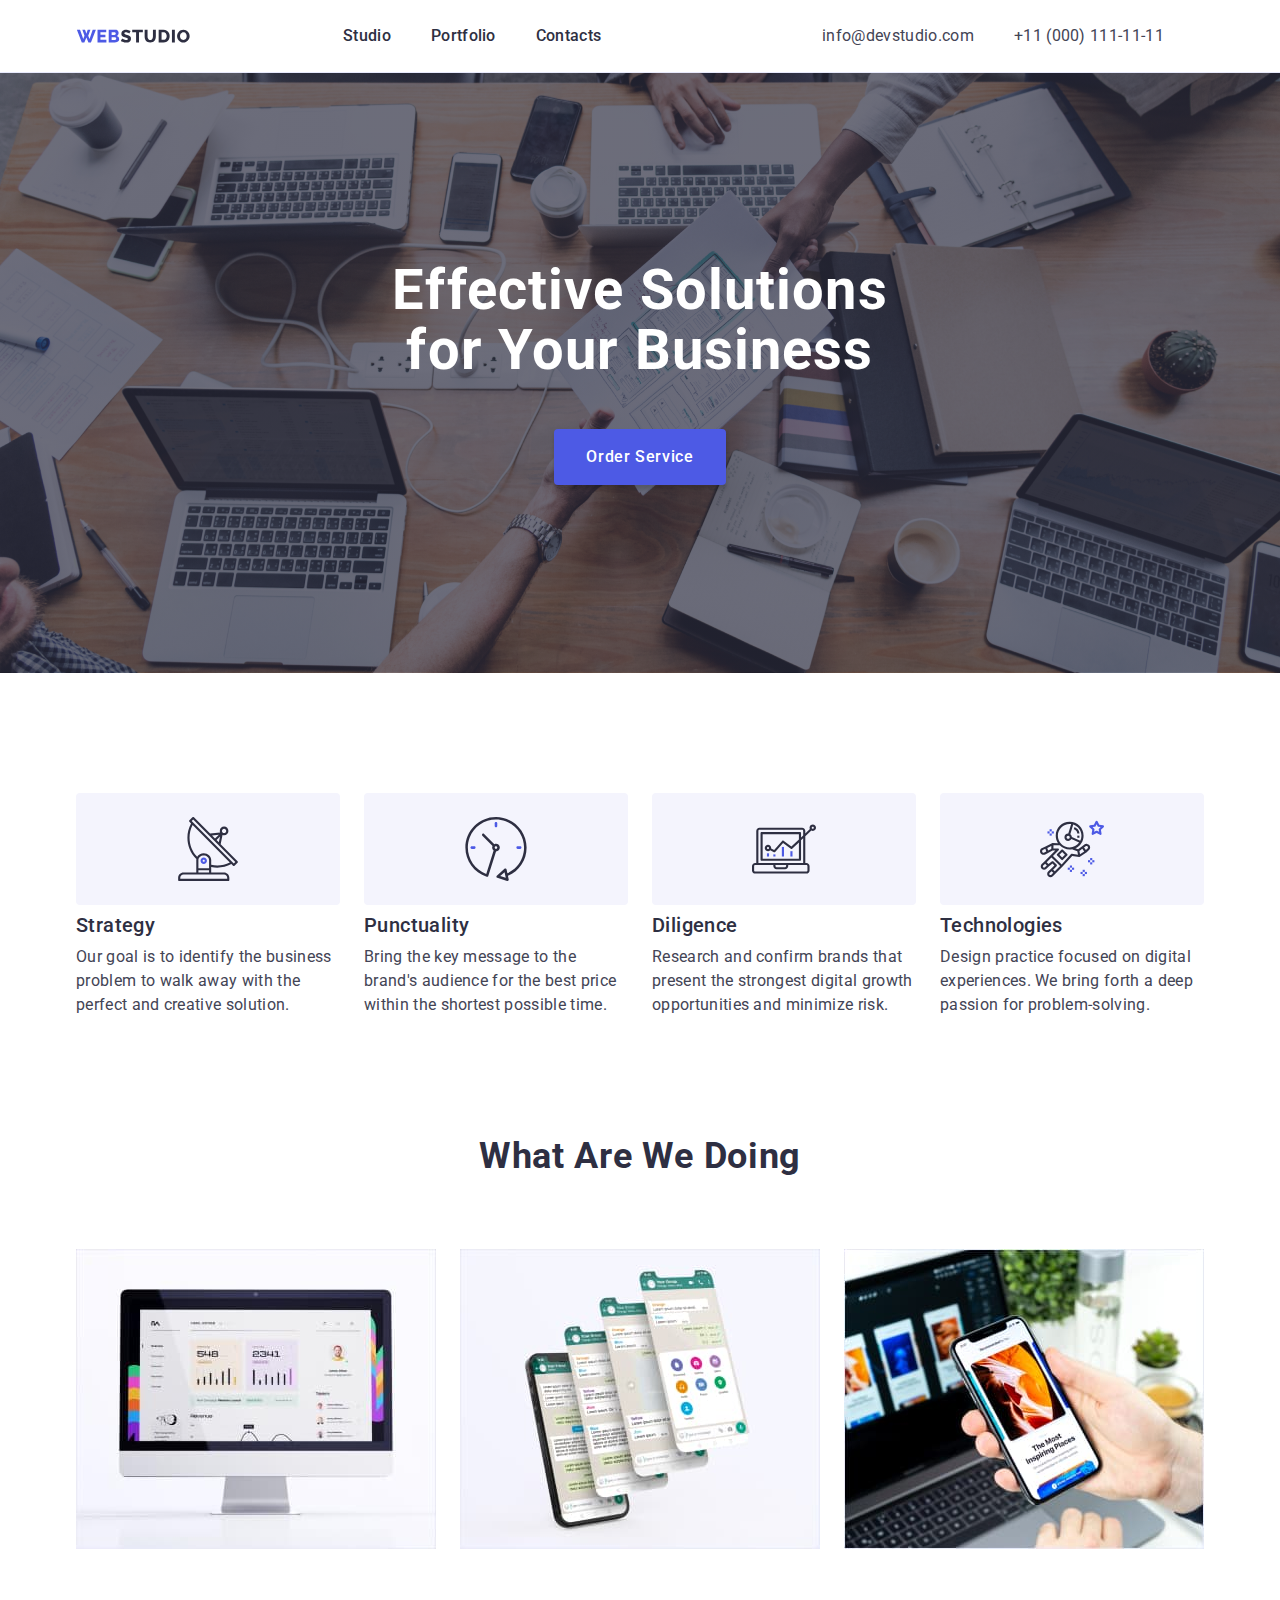
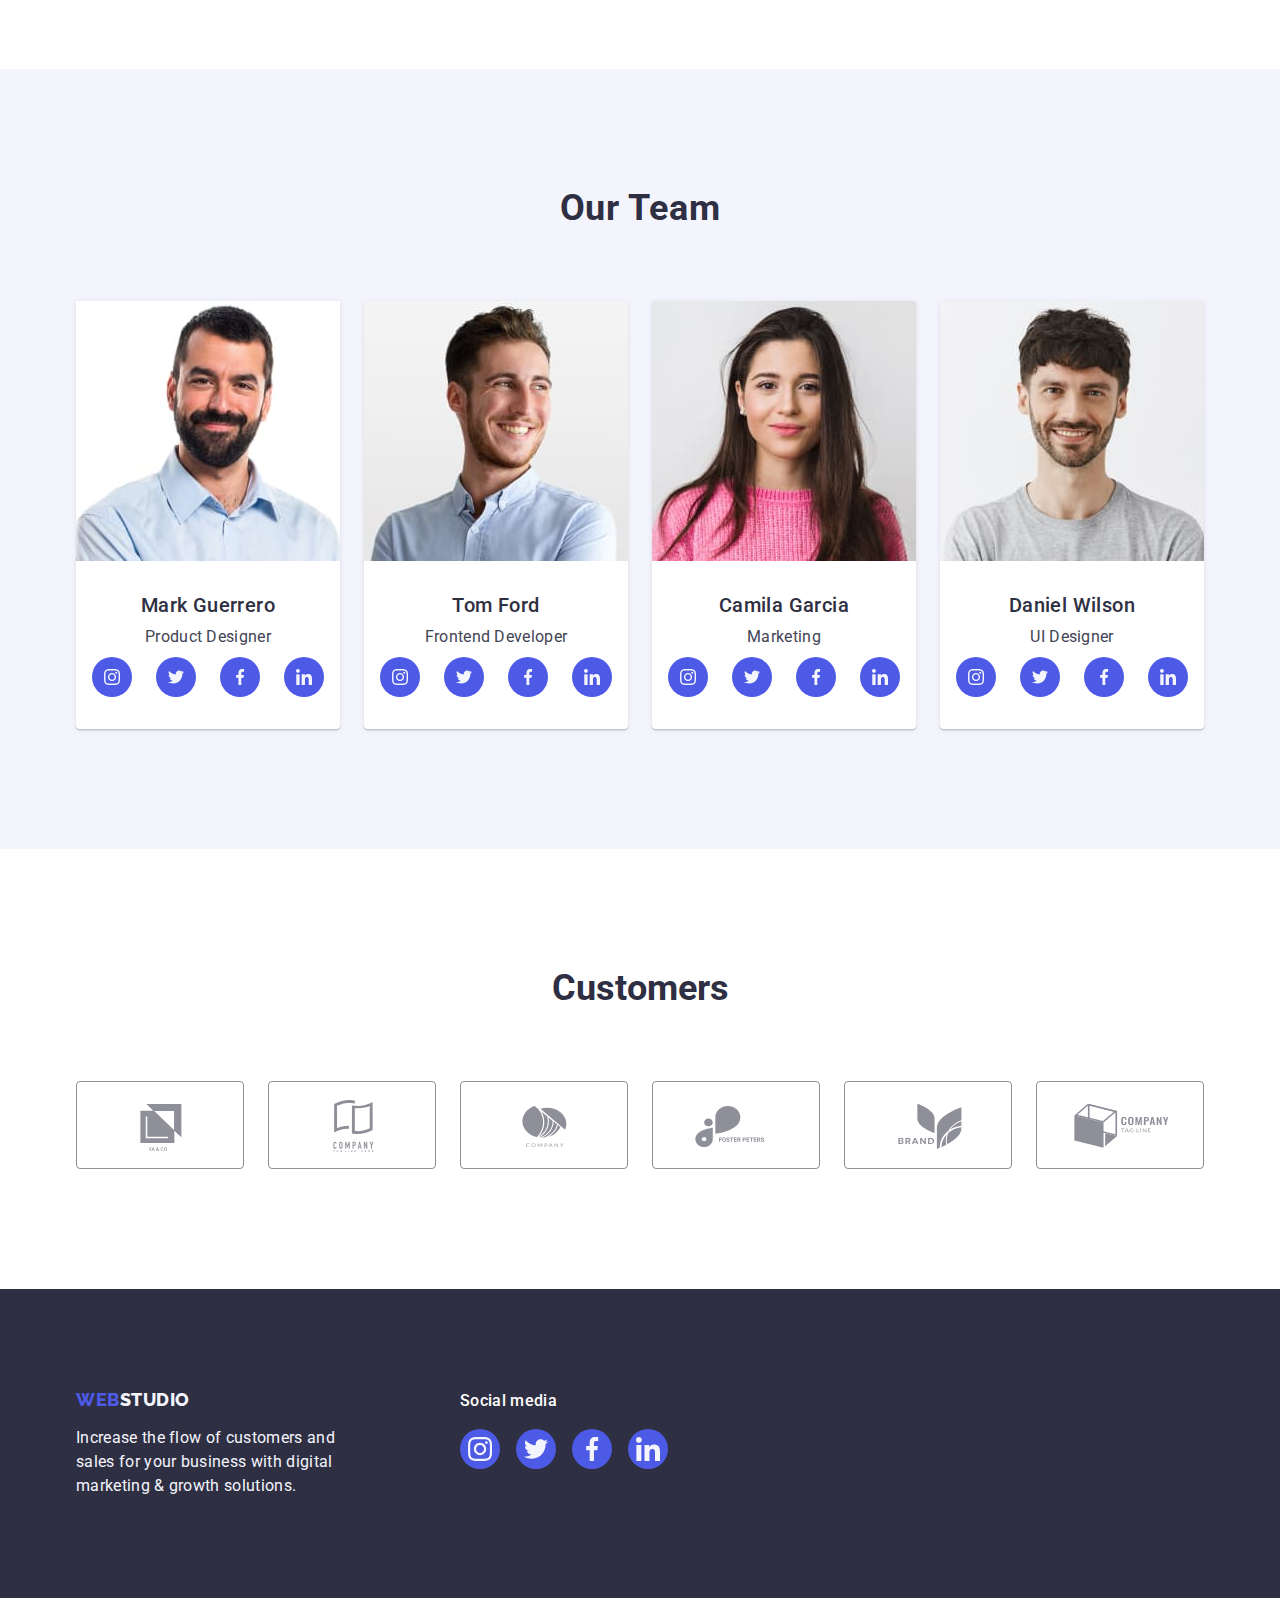
<file: index.html>
<!DOCTYPE html>
<html lang="en">
  <head>
    <meta charset="UTF-8" />
    <meta http-equiv="X-UA-Compatible" content="IE=edge" />
    <meta name="viewport" content="width=device-width, initial-scale=1.0" />
    <title>Webstudio</title>
    <link rel="preconnect" href="https://fonts.googleapis.com" />
    <link rel="preconnect" href="https://fonts.gstatic.com" crossorigin />
    <link
      href="https://fonts.googleapis.com/css2?family=Raleway:wght@800&family=Roboto:wght@400;500;700;900&display=swap"
      rel="stylesheet"
    />
    <link
      rel="stylesheet"
      href="https://cdn.jsdelivr.net/npm/modern-normalize@1.1.0/modern-normalize.min.css"
    />
    <link rel="stylesheet" href="./css/slyles.css" />
  </head>
  <body class="body-style">
    <header class="page-header">
      <div class="container page-header-container">
        <nav class="page-nav">
          <a class="logo link" href="">
            <svg class="logo" width="115px" height="24px">
              <use href="./images/icons.svg#icon-Logo"></use>
            </svg>
          </a>

          <ul class="menu list">
            <li class="menu-item">
              <a class="menu-link link" href="./index.html">Studio</a>
            </li>
            <li class="menu-item">
              <a class="menu-link link" href="./portfolio.html">Portfolio</a>
            </li>
            <li class="menu-item">
              <a class="menu-link link" href="">Contacts</a>
            </li>
          </ul>
        </nav>
        <address class="address-background">
          <ul class="menu-address list">
            <li>
              <a
                class="contact-mail-phone link"
                href="mailto:info@devstudio.com"
                >info@devstudio.com</a
              >
            </li>
            <li>
              <a class="contact-mail-phone link" href="tel:+110001111111"
                >+11 (000) 111-11-11</a
              >
            </li>
          </ul>
        </address>
      </div>
    </header>
    <main>
      <!-- Section 1 main image -->

      <section class="hero">
        <div class="container">
          <h1 class="main-title">Effective Solutions for Your Business</h1>

          <button class="modal-btn" type="button">Order Service</button>
        </div>
      </section>

      <!-- Section 2 -->

      <section class="description section">
        <div class="container description-container">
          <h2 class="goals-title" hidden>Our goals</h2>
          <ul class="list description-container">
            <li class="description-fix">
              <div class="description-icon">
                <svg class="" width="64" height="64">
                  <use href="./images/icons.svg#icon-antena"></use>
                </svg>
              </div>
              <h3 class="description-title">Strategy</h3>
              <p class="description-text">
                Our goal is to identify the business problem to walk away with
                the perfect and creative solution.
              </p>
            </li>
            <li class="description-fix">
              <div class="description-icon">
                <svg class="" width="64" height="64">
                  <use href="./images/icons.svg#icon-clock"></use>
                </svg>
              </div>
              <h3 class="description-title">Punctuality</h3>
              <p class="description-text">
                Bring the key message to the brand's audience for the best price
                within the shortest possible time.
              </p>
            </li>
            <li class="description-fix">
              <div class="description-icon">
                <svg class="" width="64" height="64">
                  <use href="./images/icons.svg#icon-diagram"></use>
                </svg>
              </div>
              <h3 class="description-title">Diligence</h3>
              <p class="description-text">
                Research and confirm brands that present the strongest digital
                growth opportunities and minimize risk.
              </p>
            </li>
            <li class="description-fix">
              <div class="description-icon">
                <svg class="" width="64" height="64">
                  <use href="./images/icons.svg#icon-astronaut"></use>
                </svg>
              </div>
              <h3 class="description-title">Technologies</h3>
              <p class="description-text">
                Design practice focused on digital experiences. We bring forth a
                deep passion for problem-solving.
              </p>
            </li>
          </ul>
        </div>
      </section>

      <!-- Section 3 -->

      <section class="what-are-we-doing">
        <div class="container">
          <h2 class="image-description">What are we doing</h2>
          <ul class="list image-container">
            <li class="image-ajustment">
              <img
                src="./images/img1.jpg"
                alt="Computer"
                width="360"
                height="300"
              />
            </li>
            <li class="image-ajustment">
              <img
                src="./images/img2.jpg"
                alt="Four phones"
                width="360"
                height="300"
              />
            </li>
            <li class="image-ajustment">
              <img
                src="./images/img3.jpg"
                alt="Hand phone computer"
                width="360"
                height="300"
              />
            </li>
          </ul>
        </div>
      </section>

      <!-- Section 4 -->

      <section class="team-cards section">
        <div class="container">
          <h2 class="image-description">Our Team</h2>
          <ul class="list team-cards-container">
            <li class="team-cards-background">
              <img
                src="./images/img4.jpg"
                alt="Profile picture 1"
                width="264"
                height="260"
              />
              <div class="cards-info">
                <h3 class="team-cards-container description-title">
                  Mark Guerrero
                </h3>

                <p class="team-cards-container description-text">
                  Product Designer
                </p>

                <ul class="social-list list">
                  <li class="social-list-item">
                    <a href="" class="social-list-link">
                      <svg class="social-list-icon" width="16" height="16">
                        <use href="./images/icons.svg#icon-instagram"></use>
                      </svg>
                    </a>
                  </li>
                  <li class="social-list-item">
                    <a href="" class="social-list-link">
                      <svg class="social-list-icon" width="16" height="16">
                        <use href="./images/icons.svg#icon-twitter"></use>
                      </svg>
                    </a>
                  </li>
                  <li class="social-list-item">
                    <a href="" class="social-list-link">
                      <svg class="social-list-icon" width="16" height="16">
                        <use href="./images/icons.svg#icon-facebook"></use>
                      </svg>
                    </a>
                  </li>
                  <li class="social-list-item">
                    <a href="" class="social-list-link">
                      <svg class="social-list-icon" width="16" height="16">
                        <use href="./images/icons.svg#icon-linkedin"></use>
                      </svg>
                    </a>
                  </li>
                </ul>
              </div>
            </li>
            <li class="team-cards-background">
              <img
                src="./images/img5.jpg"
                alt="Profile picture 2"
                width="264"
                height="260"
              />
              <div class="cards-info">
                <h3 class="team-cards-container description-title">Tom Ford</h3>

                <p class="team-cards-container description-text">
                  Frontend Developer
                </p>
                <ul class="social-list list">
                  <li class="social-list-item">
                    <a href="" class="social-list-link">
                      <svg class="social-list-icon" width="16px" height="16px">
                        <use href="./images/icons.svg#icon-instagram"></use>
                      </svg>
                    </a>
                  </li>
                  <li class="social-list-item">
                    <a href="" class="social-list-link">
                      <svg class="social-list-icon" width="16px" height="16px">
                        <use href="./images/icons.svg#icon-twitter"></use>
                      </svg>
                    </a>
                  </li>
                  <li class="social-list-item">
                    <a href="" class="social-list-link">
                      <svg class="social-list-icon" width="16px" height="16px">
                        <use href="./images/icons.svg#icon-facebook"></use>
                      </svg>
                    </a>
                  </li>
                  <li class="social-list-item">
                    <a href="" class="social-list-link">
                      <svg class="social-list-icon" width="16px" height="16px">
                        <use href="./images/icons.svg#icon-linkedin"></use>
                      </svg>
                    </a>
                  </li>
                </ul>
              </div>
            </li>
            <li class="team-cards-background">
              <img
                src="./images/img6.jpg"
                alt="Profile picture 3"
                width="264"
                height="260"
              />
              <div class="cards-info">
                <h3 class="team-cards-container description-title">
                  Camila Garcia
                </h3>

                <p class="team-cards-container description-text">Marketing</p>
                <ul class="social-list list">
                  <li class="social-list-item">
                    <a href="" class="social-list-link">
                      <svg class="social-list-icon" width="16px" height="16px">
                        <use href="./images/icons.svg#icon-instagram"></use>
                      </svg>
                    </a>
                  </li>
                  <li class="social-list-item">
                    <a href="" class="social-list-link">
                      <svg class="social-list-icon" width="16px" height="16px">
                        <use href="./images/icons.svg#icon-twitter"></use>
                      </svg>
                    </a>
                  </li>
                  <li class="social-list-item">
                    <a href="" class="social-list-link">
                      <svg class="social-list-icon" width="16px" height="16px">
                        <use href="./images/icons.svg#icon-facebook"></use>
                      </svg>
                    </a>
                  </li>
                  <li class="social-list-item">
                    <a href="" class="social-list-link">
                      <svg class="social-list-icon" width="16px" height="16px">
                        <use href="./images/icons.svg#icon-linkedin"></use>
                      </svg>
                    </a>
                  </li>
                </ul>
              </div>
            </li>
            <li class="team-cards-background">
              <img
                src="./images/img7.jpg"
                alt="Profil picture 4"
                width="264"
                height="260"
              />
              <div class="cards-info">
                <h3 class="team-cards-container description-title">
                  Daniel Wilson
                </h3>

                <p class="team-cards-container description-text">UI Designer</p>
                <ul class="social-list list">
                  <li class="social-list-item">
                    <a href="" class="social-list-link">
                      <svg class="social-list-icon" width="16px" height="16px">
                        <use href="./images/icons.svg#icon-instagram"></use>
                      </svg>
                    </a>
                  </li>
                  <li class="social-list-item">
                    <a href="" class="social-list-link">
                      <svg class="social-list-icon" width="16px" height="16px">
                        <use href="./images/icons.svg#icon-twitter"></use>
                      </svg>
                    </a>
                  </li>
                  <li class="social-list-item">
                    <a href="" class="social-list-link">
                      <svg class="social-list-icon" width="16px" height="16px">
                        <use href="./images/icons.svg#icon-facebook"></use>
                      </svg>
                    </a>
                  </li>
                  <li class="social-list-item">
                    <a href="" class="social-list-link">
                      <svg class="social-list-icon" width="16px" height="16px">
                        <use href="./images/icons.svg#icon-linkedin"></use>
                      </svg>
                    </a>
                  </li>
                </ul>
              </div>
            </li>
          </ul>
        </div>
      </section>

      <!--  Section 5  -->

      <section class="section">
        <div class="container">
          <h2 class="castomers-title">Customers</h2>
          <ul class="castomers-list list">
            <li class="castomer-list-item">
              <a href="" class="castomers-list-link"
                ><svg class="castomer-icon" width="104" height="56">
                  <use href="./images/icons.svg#icon-Logo1"></use></svg
              ></a>
            </li>
            <li class="castomer-list-item">
              <a href="" class="castomers-list-link">
                <svg class="castomer-icon" width="104" height="56">
                  <use href="./images/icons.svg#icon-Logo2"></use></svg
              ></a>
            </li>
            <li class="castomer-list-item">
              <a href="" class="castomers-list-link"
                ><svg class="castomer-icon" width="104" height="56">
                  <use href="./images/icons.svg#icon-Logo3"></use></svg
              ></a>
            </li>
            <li class="castomer-list-item">
              <a href="" class="castomers-list-link"
                ><svg class="castomer-icon" width="104" height="56">
                  <use href="./images/icons.svg#icon-Logo4"></use></svg
              ></a>
            </li>
            <li class="castomer-list-item">
              <a href="" class="castomers-list-link"
                ><svg class="castomer-icon" width="104" height="56">
                  <use href="./images/icons.svg#icon-Logo5"></use></svg
              ></a>
            </li>
            <li class="castomer-list-item">
              <a href="" class="castomers-list-link"
                ><svg class="castomer-icon" width="104" height="56">
                  <use href="./images/icons.svg#icon-Logo6"></use></svg
              ></a>
            </li>
          </ul>
        </div>
      </section>
    </main>
    <footer class="footer">
      <div class="container page-footer-container">
        <div class="footer-main-info">
          <a class="logo-footer logo link" href="./index.html"
            >Web<span class="logo-two">Studio</span>
          </a>
          <p class="footer-text">
            Increase the flow of customers and sales for your business with
            digital marketing & growth solutions.
          </p>
        </div>
        <div>
          <p class="footer-socialmedia-title">Social media</p>
          <ul class="social-list footer-social-list list">
            <li class="social-list-item">
              <a href="" class="social-list-link footer-social-icon-fix">
                <svg class="social-list-icon" width="24" height="24">
                  <use href="./images/icons.svg#icon-instagram"></use>
                </svg>
              </a>
            </li>
            <li class="social-list-item">
              <a href="" class="social-list-link footer-social-icon-fix">
                <svg class="social-list-icon" width="24" height="24">
                  <use href="./images/icons.svg#icon-twitter"></use>
                </svg>
              </a>
            </li>
            <li class="social-list-item">
              <a href="" class="social-list-link footer-social-icon-fix">
                <svg class="social-list-icon" width="24" height="24">
                  <use href="./images/icons.svg#icon-facebook"></use>
                </svg>
              </a>
            </li>
            <li class="social-list-item">
              <a href="" class="social-list-link footer-social-icon-fix">
                <svg class="social-list-icon" width="24" height="24">
                  <use href="./images/icons.svg#icon-linkedin"></use>
                </svg>
              </a>
            </li>
          </ul>
        </div>
      </div>
    </footer>
  </body>
</html>
</file>
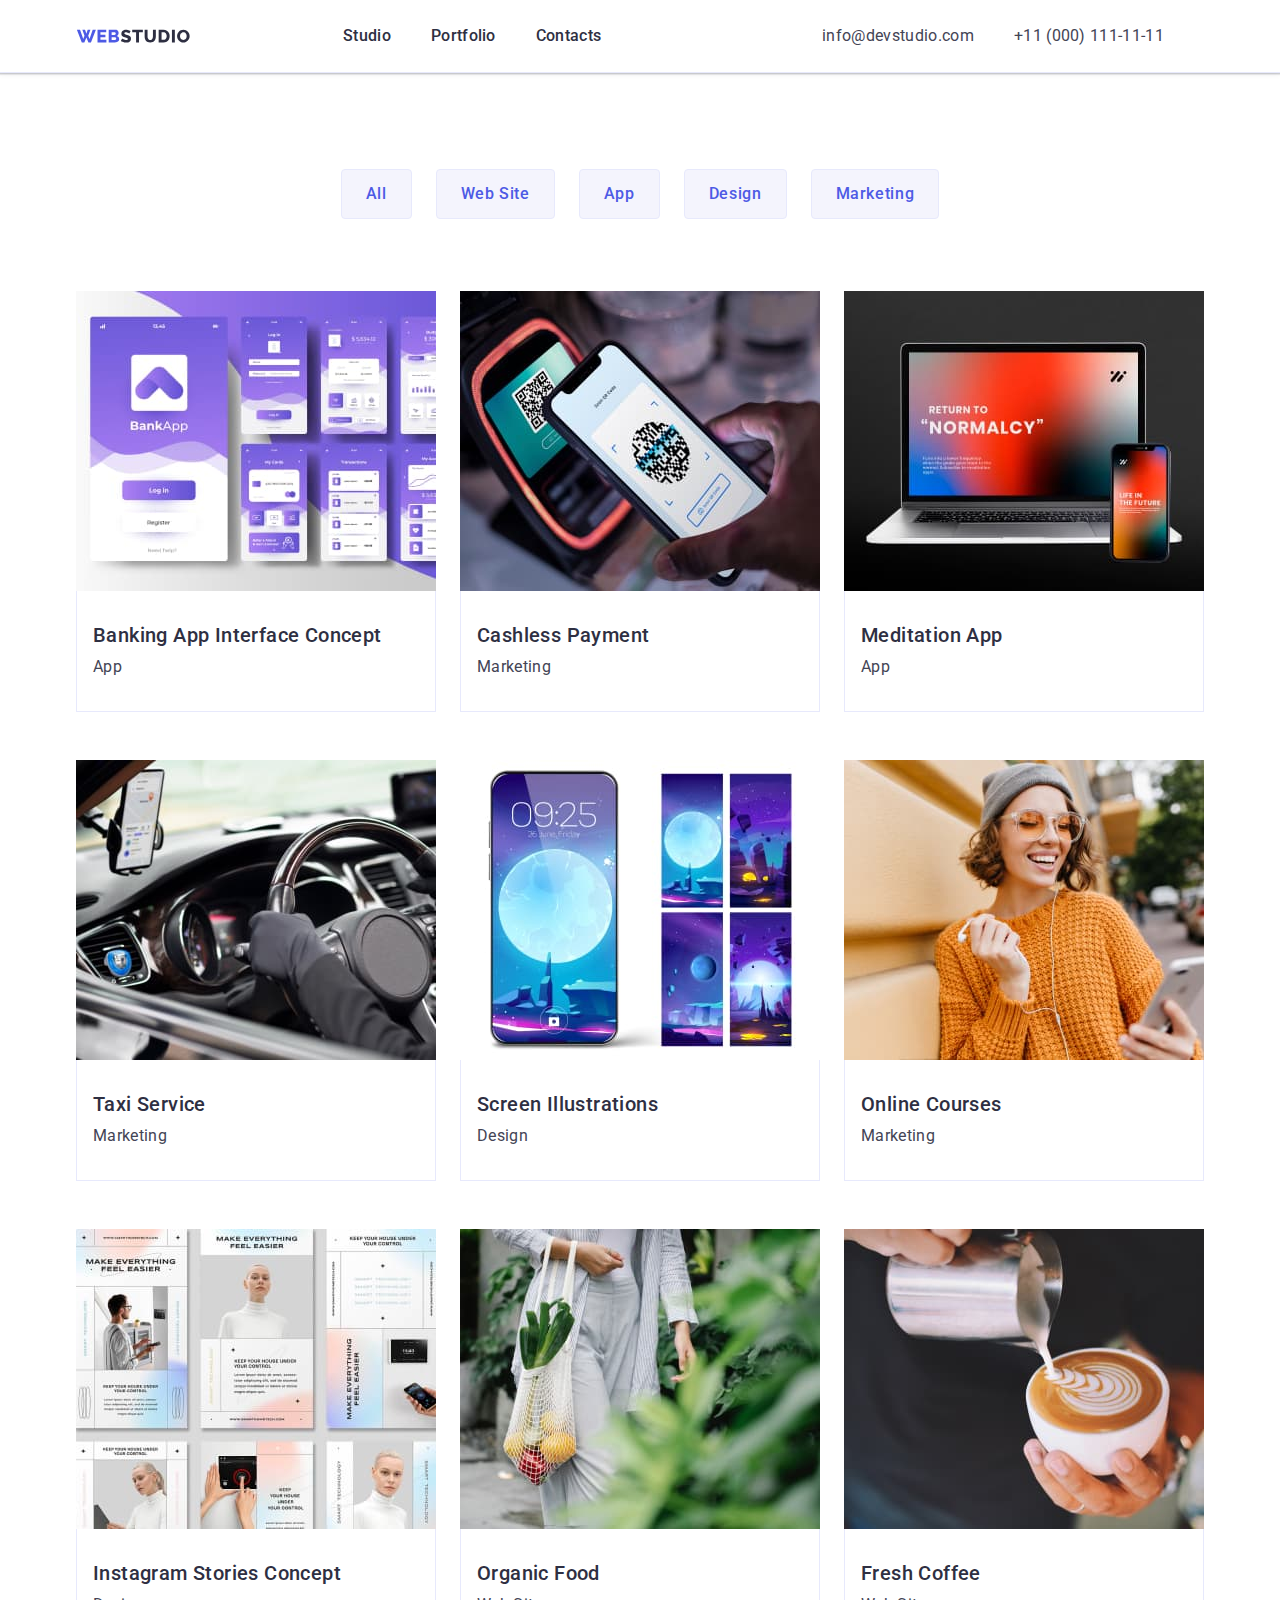
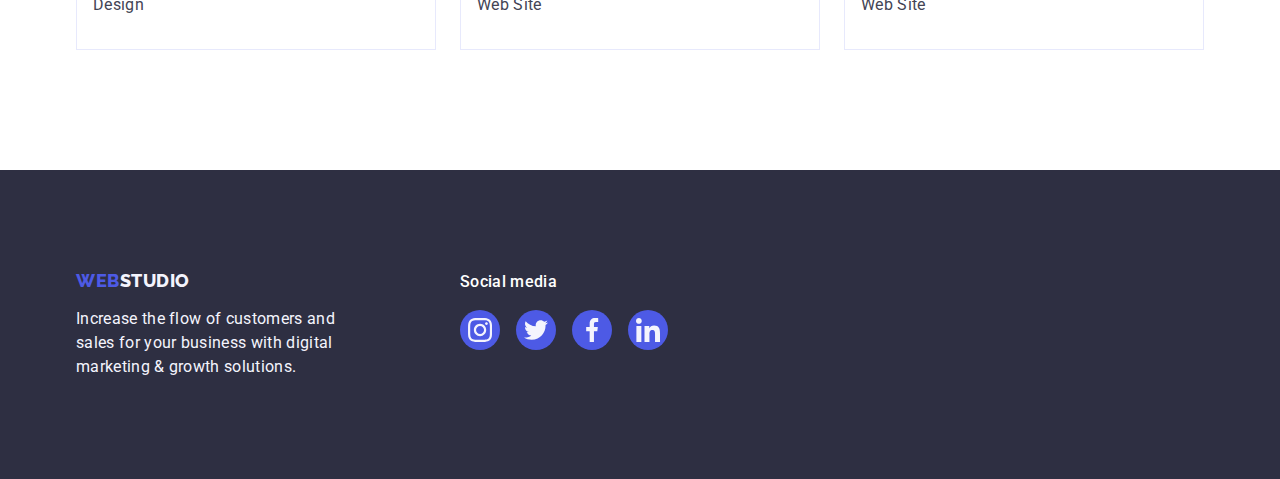
<file: portfolio.html>
<!DOCTYPE html>
<html lang="en">
  <head>
    <meta charset="UTF-8" />
    <meta http-equiv="X-UA-Compatible" content="IE=edge" />
    <meta name="viewport" content="width=device-width, initial-scale=1.0" />
    <title>Portfolio</title>
    <link rel="preconnect" href="https://fonts.googleapis.com" />
    <link rel="preconnect" href="https://fonts.gstatic.com" crossorigin />
    <link
      href="https://fonts.googleapis.com/css2?family=Raleway:wght@800&family=Roboto:wght@400;500;700;900&display=swap"
      rel="stylesheet"
    />
    <link
      rel="stylesheet"
      href="https://cdn.jsdelivr.net/npm/modern-normalize@1.1.0/modern-normalize.min.css"
    />
    <link rel="stylesheet" href="./css/slyles.css" />
  </head>
  <body class="body-style">
    <header class="page-header">
      <div class="container page-header-container">
        <nav class="page-nav">
          <a class="logo link" href=""
            ><svg class="logo" width="115px" height="24px">
              <use href="./images/icons.svg#icon-Logo"></use></svg
          ></a>

          <ul class="menu list">
            <li class="menu-item">
              <a class="menu-link link" href="./index.html">Studio</a>
            </li>
            <li class="menu-item">
              <a class="menu-link link" href="./portfolio.html">Portfolio</a>
            </li>
            <li class="menu-item">
              <a class="menu-link link" href="">Contacts</a>
            </li>
          </ul>
        </nav>

        <address class="address-background">
          <ul class="menu-address list">
            <li>
              <a
                class="contact-mail-phone link"
                href="mailto:info@devstudio.com"
                >info@devstudio.com</a
              >
            </li>
            <li>
              <a class="contact-mail-phone link" href="tel:+110001111111"
                >+11 (000) 111-11-11</a
              >
            </li>
          </ul>
        </address>
      </div>
    </header>
    <main>
      <!--   Filters Btn -->
      <section class="main-info">
        <div class="container">
          <h1 hidden>Our Services</h1>
          <ul class="menu-portfolio list link">
            <li class="btn-list-item link">
              <button class="main-port-btn port-btn" type="button">All</button>
            </li>
            <li class="link">
              <button class="main-port-btn port-btn" type="button">
                Web Site
              </button>
            </li>
            <li class="link">
              <button class="main-port-btn port-btn" type="button">App</button>
            </li>
            <li class="link">
              <button class="main-port-btn port-btn" type="button">
                Design
              </button>
            </li>
            <li class="link">
              <button class="main-port-btn port-btn" type="button">
                Marketing
              </button>
            </li>
          </ul>

          <!--   Row 1-->

          <ul class="service-card list link">
            <li class="service-fix service-card-background list link">
              <a class="service-images link" href=""
                ><img
                  src="./images/img11.jpg"
                  alt="Mobile apps"
                  width="360"
                  height="300"
                />
                <div class="port-description-box">
                  <h2 class="description-title">
                    Banking App Interface Concept
                  </h2>
                  <p class="description-text">App</p>
                </div>
              </a>
            </li>
            <li class="service-fix service-card-background list link">
              <a class="service-images link" href="">
                <img
                  src="./images/img12.jpg"
                  alt="Cashless reader"
                  width="360"
                  height="300"
                />
                <div class="port-description-box">
                  <h2 class="description-title">Cashless Payment</h2>
                  <p class="description-text">Marketing</p>
                </div>
              </a>
            </li>

            <li class="service-fix service-card-background list link">
              <a class="service-images link" href=""
                ><img
                  src="./images/img13.jpg"
                  alt=" Computer and phone screen"
                  width="360"
                  height="300"
                />
                <div class="port-description-box">
                  <h2 class="description-title">Meditation App</h2>
                  <p class="description-text">App</p>
                </div>
              </a>
            </li>
            <!--  Row 2 -->

            <li class="service-fix service-card-background list link">
              <a class="service-images link" href=""
                ><img
                  src="./images/img14.jpg"
                  alt="Taxi"
                  width="360"
                  height="300"
                />
                <div class="port-description-box">
                  <h2 class="description-title">Taxi Service</h2>
                  <p class="description-text">Marketing</p>
                </div>
              </a>
            </li>
            <li class="service-fix service-card-background list link">
              <a class="service-images link" href=""
                ><img
                  src="./images/img15.jpg"
                  alt="Screen ilustration"
                  width="360"
                  height="300"
                />
                <div class="port-description-box">
                  <h2 class="description-title">Screen Illustrations</h2>
                  <p class="description-text">Design</p>
                </div>
              </a>
            </li>
            <li class="service-fix service-card-background list link">
              <a class="service-images link" href=""
                ><img
                  src="./images/img16.jpg"
                  alt="Women"
                  width="360"
                  height="300"
                />
                <div class="port-description-box">
                  <h2 class="description-title">Online Courses</h2>
                  <p class="description-text">Marketing</p>
                </div>
              </a>
            </li>
            <!--  Row 3-->

            <li class="service-fix service-card-background list link">
              <a class="service-images link" href=""
                ><img
                  src="./images/img17.jpg"
                  alt="Instagram stories"
                  width="360"
                  height="300"
                />
                <div class="port-description-box">
                  <h2 class="description-title">Instagram Stories Concept</h2>

                  <p class="description-text">Design</p>
                </div>
              </a>
            </li>
            <li class="service-fix service-card-background list link">
              <a class="service-images link" href=""
                ><img
                  src="./images/img18.jpg"
                  alt="Food"
                  width="360"
                  height="300"
                />
                <div class="port-description-box">
                  <h2 class="description-title">Organic Food</h2>

                  <p class="description-text">Web Site</p>
                </div>
              </a>
            </li>
            <li class="service-fix service-card-background list link">
              <a class="service-images link" href=""
                ><img
                  src="./images/img19.jpg"
                  alt="Coffee"
                  width="360"
                  height="300"
                />
                <div class="port-description-box">
                  <h2 class="description-title">Fresh Coffee</h2>

                  <p class="description-text">Web Site</p>
                </div>
              </a>
            </li>
          </ul>
        </div>
      </section>
    </main>

    <footer class="footer">
      <div class="container page-footer-container">
        <div class="footer-main-info">
          <a class="logo-footer logo link" href="./index.html"
            >Web<span class="logo-two">Studio</span></a
          >
          <p class="footer-text">
            Increase the flow of customers and sales for your business with
            digital marketing & growth solutions.
          </p>
        </div>
        <div>
          <p class="footer-socialmedia-title">Social media</p>
          <ul class="social-list footer-social-list list">
            <li class="social-list-item">
              <a href="" class="social-list-link footer-social-icon-fix">
                <svg class="social-list-icon" width="24" height="24">
                  <use href="./images/icons.svg#icon-instagram"></use>
                </svg>
              </a>
            </li>
            <li class="social-list-item">
              <a href="" class="social-list-link footer-social-icon-fix">
                <svg class="social-list-icon" width="24" height="24">
                  <use href="./images/icons.svg#icon-twitter"></use>
                </svg>
              </a>
            </li>
            <li class="social-list-item">
              <a href="" class="social-list-link footer-social-icon-fix">
                <svg class="social-list-icon" width="24" height="24">
                  <use href="./images/icons.svg#icon-facebook"></use>
                </svg>
              </a>
            </li>
            <li class="social-list-item">
              <a href="" class="social-list-link footer-social-icon-fix">
                <svg class="social-list-icon" width="24" height="24">
                  <use href="./images/icons.svg#icon-linkedin"></use>
                </svg>
              </a>
            </li>
          </ul>
        </div>
      </div>
    </footer>
  </body>
</html>
</file>
<file: css/slyles.css>
.list {
  list-style: none;
}

.link {
  text-decoration: none;
}

:root {
  --primary-font: "Roboto", sans-serif;
  --secondary-font: "Raleway", sans-serif;
  --primary-color-text: #434455;
  --secondary-color-text: #2e2f42;
  --accent-color: #404bbf;
  --background-color: #ffffff;
}

h1,
h2,
h3,
h4,
p {
  margin-top: 0;
  margin-bottom: 0;
}

ul,
ol {
  margin-top: 0;
  margin-bottom: 0;
  padding-left: 0;
}

img {
  display: block;
}

button {
  cursor: pointer;
}

body {
  font-family: var(--primary-font);
  color: var(--primary-color-text);
  background-color: var(--background-color);
}

.container {
  width: 1158px;
  margin: 0 auto;
  padding-left: 15px;
  padding-right: 15px;
}

/*  ====== BODY ====== */

.page-nav :hover,
.page-nav :focus {
  color: var(--accent-color);
}

.contact-mail-phone:hover,
.contact-mail-phone:focus {
  color: var(--accent-color);
}

.body-style {
  font-family: var(--primary-font);
  color: var(--primary-color-text);
  background-color: var(--background-color);
}
/*  ====== /BODY ====== */

/* ======= HEADER ======== */

.page-header {
  border-bottom: 1px solid #e7e9fc;
  box-shadow: 0px 2px 1px rgba(46, 47, 66, 0.08),
    0px 1px 1px rgba(46, 47, 66, 0.16), 0px 1px 6px rgba(46, 47, 66, 0.08);
}

.page-header-container {
  display: flex;
  align-items: center;
  padding-top: 24px;
  padding-bottom: 24px;
  width: 1158px;
  background: #ffffff;
  padding: 0 15px;
}

.menu {
  display: flex;
  align-items: center;
}

.page-nav {
  display: flex;
  align-items: center;
}

.address-background {
  margin-left: auto;
  margin-right: 40px;
}

.menu-item {
  display: flex;
  flex-direction: row;
  align-items: flex-start;
  padding: 0px;
  gap: 40px;
}
.menu-item:not(:last-child) {
  margin-right: 40px;
}
.menu-address {
  display: flex;
  gap: 40px;
}

/*===== LOGO ===== */

.logo {
  margin-right: 76px;
}

.logo {
  font-family: var(--secondary-font);
  font-weight: 800;
  font-size: 18px;
  line-height: 1.17;
  display: flex;
  align-items: center;
  letter-spacing: 0.03em;
  text-transform: uppercase;
  color: #4d5ae5;
}

.logo-one {
  color: var(--secondary-color-text);
}
.logo-two {
  color: #f4f4fd;
}

/*=====  / LOGO ===== */

.menu-link {
  font-family: var(--primary-font);
  font-weight: 500;
  font-size: 16px;
  line-height: 1.5;
  letter-spacing: 0.02em;
  color: var(--secondary-color-text);

  padding-top: 24px;
  padding-bottom: 24px;
}

.menu-list {
  gap: 40px;
}

.contact-mail-phone {
  font-family: var(--primary-font);
  font-style: normal;
  font-weight: 400;
  font-size: 16px;
  line-height: 1.5;
  letter-spacing: 0.02em;
  color: var(--primary-color-text);
}

/* ======= / HEADER ======== */

/* ====== HERO ======*/

.hero {
  margin: 0% auto;
  padding-top: 188px;
  padding-bottom: 188px;

  background-image: linear-gradient(
      rgba(46, 47, 66, 0.7),
      rgba(46, 47, 66, 0.7)
    ),
    url(../images/people-office.jpeg);
  background-size: cover;
  background-color: #2e2f42;
  max-width: 1440px;
  background-repeat: no-repeat;
  background-position: center;
}

.main-title {
  font-family: var(--primary-font);
  font-weight: 700;
  font-size: 56px;
  line-height: 1.07;
  max-width: 496px;
  display: flex;
  text-align: center;
  letter-spacing: 0.02em;
  color: #ffffff;
  margin: 0 auto;
}

.modal-btn:hover,
.modal-btn:focus {
  background-color: var(--accent-color);
}

.modal-btn {
  padding-top: 16px;
  padding-bottom: 16px;
  padding-left: 32px;
  padding-right: 32px;
  font-family: var(--primary-font);
  font-weight: 500;
  font-size: 16px;
  line-height: 1.5;

  margin: 0 auto;

  align-items: center;
  min-width: 169px;
  height: 56px;
  border: none;
  letter-spacing: 0.04em;
  color: #ffffff;
  background: #4d5ae5;
  box-shadow: 0px 4px 4px rgba(0, 0, 0, 0.15);
  border-radius: 4px;
  cursor: pointer;
  margin-top: 48px;
  display: block;
}
/* ====== / HERO ======*/

/* ======  COMPONENTS ===== */

.section {
  padding-top: 120px;
  padding-bottom: 120px;
}

.description-title {
  font-family: var(--primary-font);
  font-weight: 500;
  font-size: 20px;
  line-height: 1.2;
  letter-spacing: 0.02em;
  color: #2e2f42;
  margin-bottom: 8px;
}

.description-text {
  font-family: var(--primary-font);
  font-weight: 400;
  font-size: 16px;
  line-height: 1.5;
  letter-spacing: 0.02em;
  color: #434455;
}

.image-description {
  font-family: var(--primary-font);
  font-weight: 700;
  font-size: 36px;
  line-height: 1.11;
  text-align: center;
  letter-spacing: 0.02em;
  text-transform: capitalize;
  color: #2e2f42;
  margin-bottom: 72px;
}

/* ======  /COMPONENTS ===== */

/* =====  SECTION 2 ===== */

.description-fix {
  width: calc((100% - 72px) / 4);
}

.description-container {
  gap: 24px;
  display: flex;
  align-items: center;
}

/* =====  /SECTION 2 ===== */

/* ===== SECTION 3 ====== */

.what-are-we-doing {
  padding-bottom: 120px;
}

.image-ajustment {
  width: calc((100% - 48px) / 3);
}

.image-container {
  display: flex;
  align-items: center;
  gap: 24px;
}
.description-icon {
  display: flex;
  justify-content: center;
  align-items: center;
  height: 112px;
  background-color: #f4f4fd;
  border-radius: 4px;
  margin-bottom: 8px;
}
/* ====== / SECTION 3 ====== */

/* ====== TEAM CARDS ===== */
.team-cards {
  background: #f4f4fd;
}

.team-cards-background:not(:last-child) {
  margin-right: 24px;
}

.team-cards-background {
  background-color: var(--background-color);
  border-radius: 0px 0px 4px 4px;
  box-shadow: 0px 1px 6px rgba(46, 47, 66, 0.08),
    0px 1px 1px rgba(46, 47, 66, 0.16), 0px 2px 1px rgba(46, 47, 66, 0.08);
}

.team-cards-container {
  display: flex;
  align-items: center;
  text-align: center;
}

.social-list {
  display: flex;
  justify-content: center;
  align-items: center;
  margin-top: 8px;
  gap: 24px;
}

.social-list-link {
  display: flex;
  justify-content: center;
  align-items: center;
  width: 40px;
  height: 40px;
  border-radius: 50%;
  background: #4d5ae5;
}
.social-list-link:hover,
.social-list-link:focus {
  background-color: #404bbf;
}

.cards-info {
  display: flex;
  flex-direction: column;
  justify-content: center;
  align-items: center;

  padding: 32px 0;
}
.social-list-icon {
  fill: #f4f4fd;
}

/* ====== /TEAM CARDS ===== */

/* ==== SECTION 5 ======= */
.castomers-title {
  display: flex;
  justify-content: center;
  align-items: center;
  font-size: 36px;
  line-height: 1.11;
  color: #2e2f42;
  margin-bottom: 72px;
}
.castomers-list {
  display: flex;
  gap: 24px;
}
.castomer-list-item {
  width: calc((100% - 120px) / 6);
  height: 88px;
}
.castomers-list-link {
  display: flex;
  align-items: center;
  justify-content: center;
  width: 100%;
  height: 100%;
  border: 1px solid #8e8f99;
  border-radius: 4px;
  color: #8e8f99;
}

.castomers-list-link:hover,
.castomers-list-link:focus {
  color: #404bbf;
  border-color: #404bbf;
}
.castomer-icon {
  fill: currentColor;
}
/* ==== /SECTION 5 ======= */
/* ======= FOOTER ======== */

.page-footer-container {
  display: flex;
  align-items: baseline;
}

.logo-footer {
  display: inline-block;
  margin-bottom: 16px;
}

.footer {
  padding-top: 100px;
  padding-bottom: 100px;

  background: var(--secondary-color-text);
}
.footer-text {
  max-width: 264px;
  font-family: var(--primary-font);
  font-weight: 400;
  font-size: 16px;
  line-height: 1.5;
  letter-spacing: 0.02em;
  color: #f4f4fd;
}
.footer-main-info {
  margin-right: 120px;
}
.footer-socialmedia-title {
  font-weight: 500;
  font-size: 16px;
  line-height: 1.5;
  letter-spacing: 0.02em;
  color: #ffffff;
  margin-bottom: 16px;
}
.footer-social-list {
  gap: 16px;
}
.footer-social-icon-fix:hover,
.footer-social-icon-fix:focus {
  background-color: #31d0aa;
}
/* =======    / FOOTER ======== */

/* ======  PORTFOLIO  ======== */

.menu-portfolio {
  display: flex;
  justify-content: center;
  gap: 24px;
  margin-bottom: 72px;
}

.main-info {
  padding: 96px 0 120px;
}

.main-port-btn {
  padding: 12px 24px;
  border: 1px solid #e7e9fc;
  border-radius: 4px;
}

.main-port-btn:hover,
.main-port-btn:focus {
  border: 1px solid transparent;
  box-shadow: 0px 3px 1px rgba(0, 0, 0, 0.1), 0px 2px 1px rgba(0, 0, 0, 0.08),
    0px 2px 2px rgba(0, 0, 0, 0.12);
}

.btn-list-item {
  display: block;
}

.port-btn {
  font-family: var(--primary-font);

  font-weight: 500;
  font-size: 16px;
  line-height: 1.5;
  display: flex;
  align-items: center;
  text-align: center;
  letter-spacing: 0.04em;
  color: #4d5ae5;
  background: #f4f4fd;
  flex: none;
  order: 0;
  flex-grow: 0;
  cursor: pointer;
  justify-content: center;
  gap: 24px;
}

.port-btn:hover,
.port-btn:focus {
  color: #ffffff;
  background: #404bbf;
}

/* ====== MAIN ======*/
.service-images {
  display: block;
}
.service-images:hover,
.service-images:focus {
  box-shadow: 0px 1px 6px rgba(46, 47, 66, 0.08),
    0px 1px 1px rgba(46, 47, 66, 0.16), 0px 2px 1px rgba(46, 47, 66, 0.08);
}
.service-card-background {
  background: #ffffff;
}

.service-card {
  display: flex;
  flex-wrap: wrap;
  column-gap: 24px;
  row-gap: 48px;
}

.service-fix {
  width: calc((100% - 48px) / 3);
}

.port-description-box {
  padding: 32px 16px;
  border: 1px solid #e7e9fc;
  border-top: none;
}
/* ====== / MAIN ======*/

/* ====== / PORTFOLIO  ======== */
</file>
